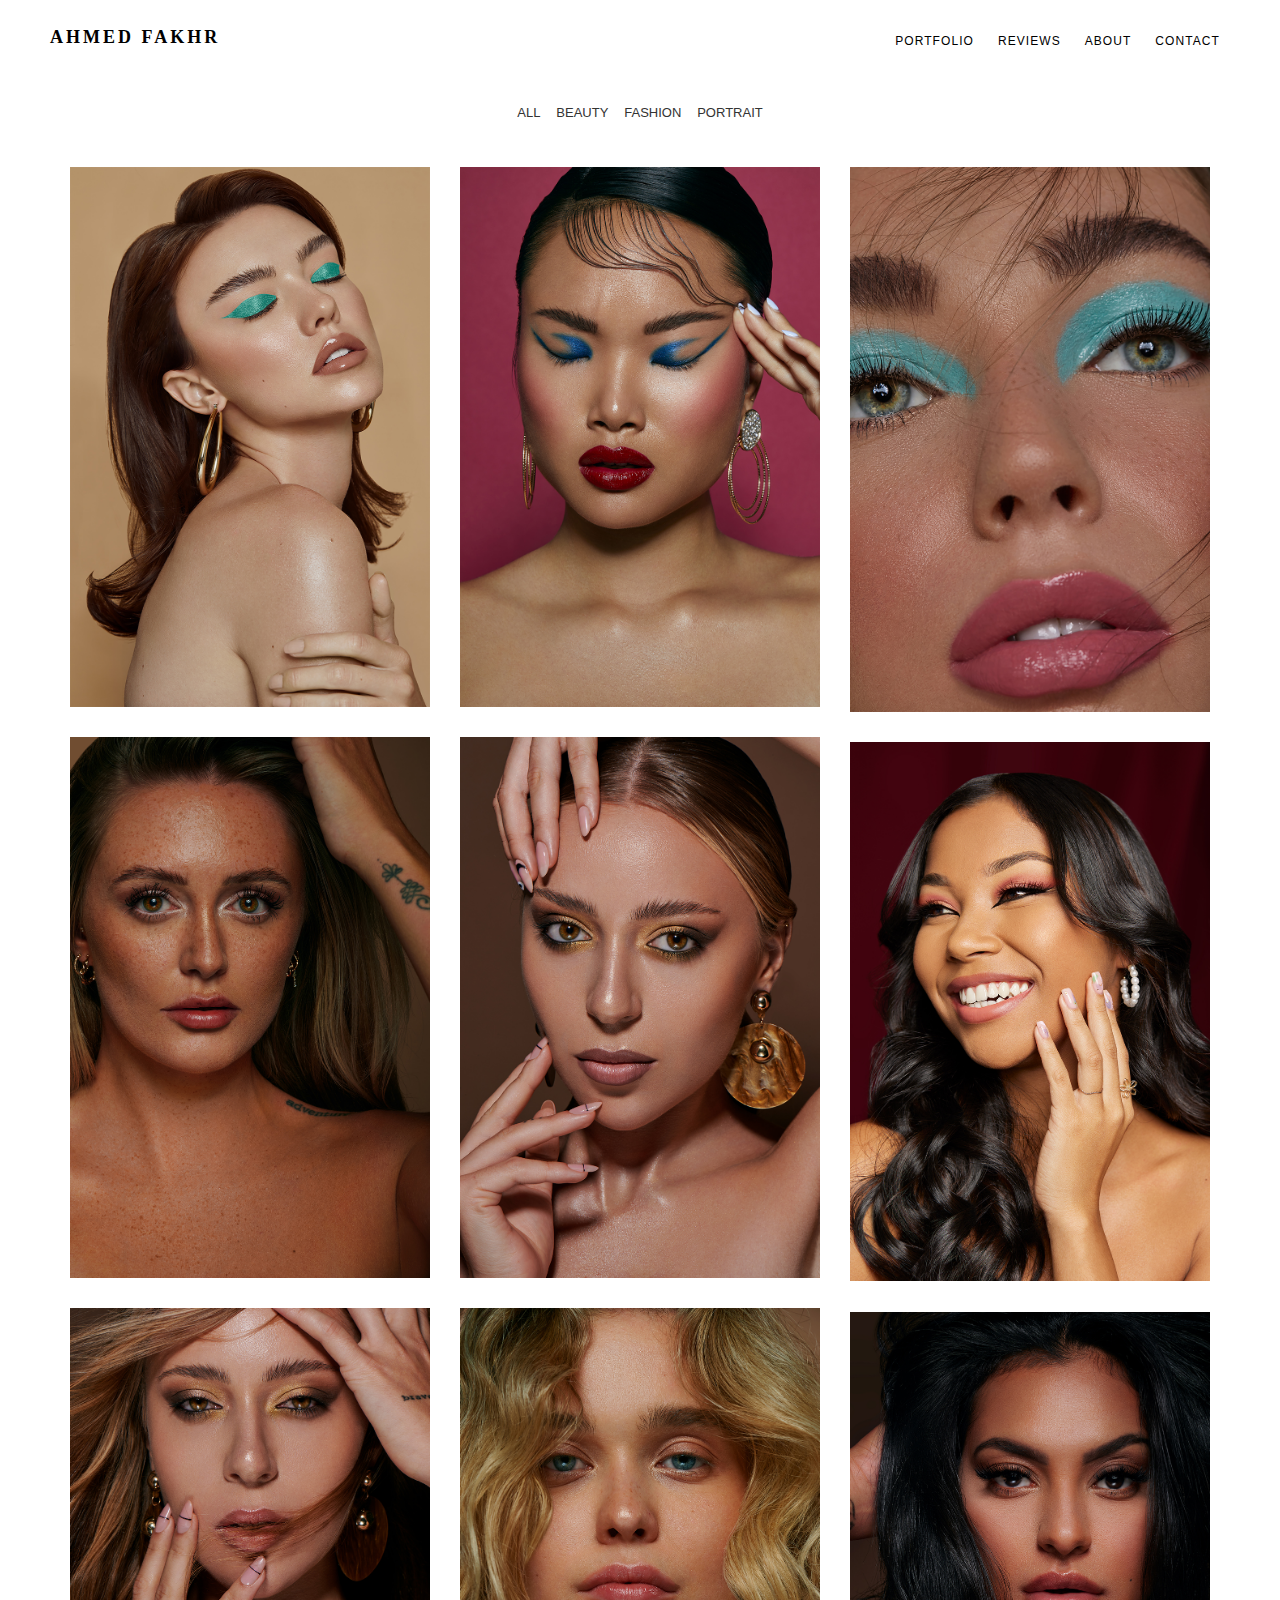
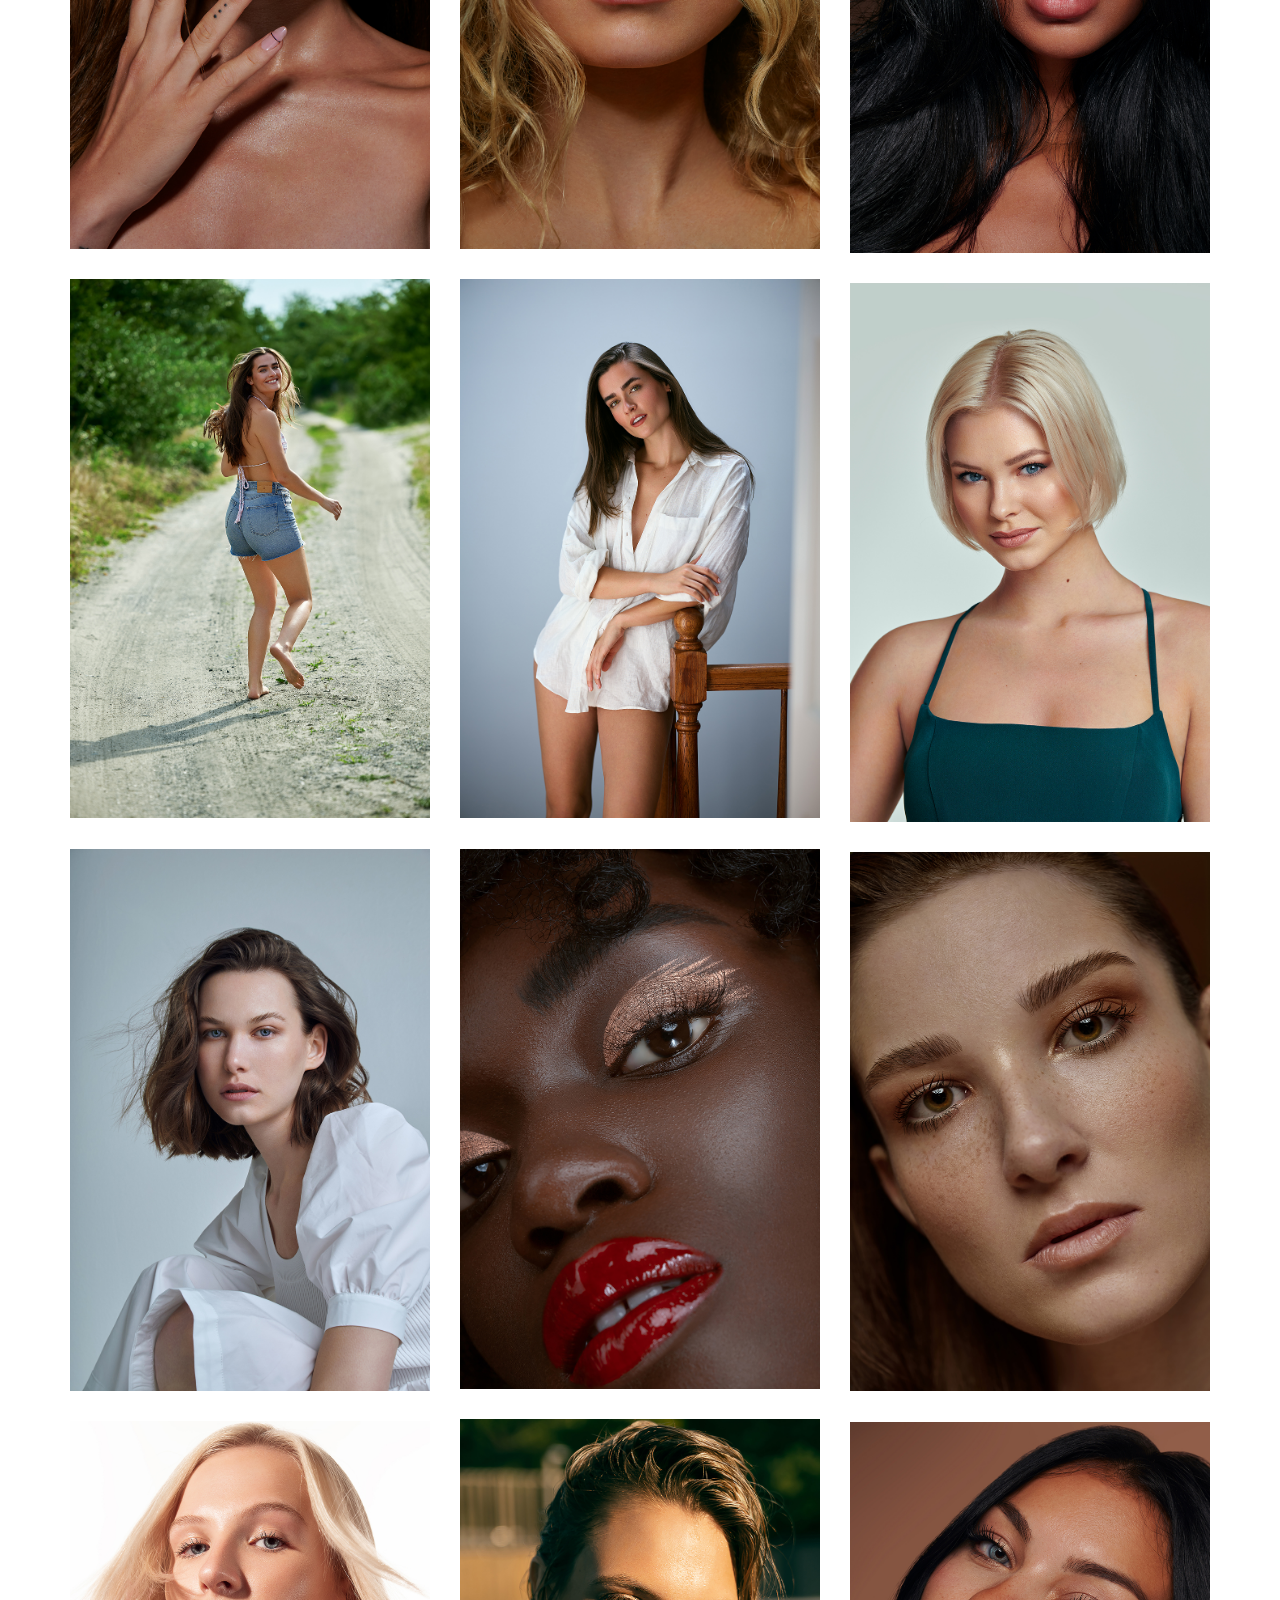
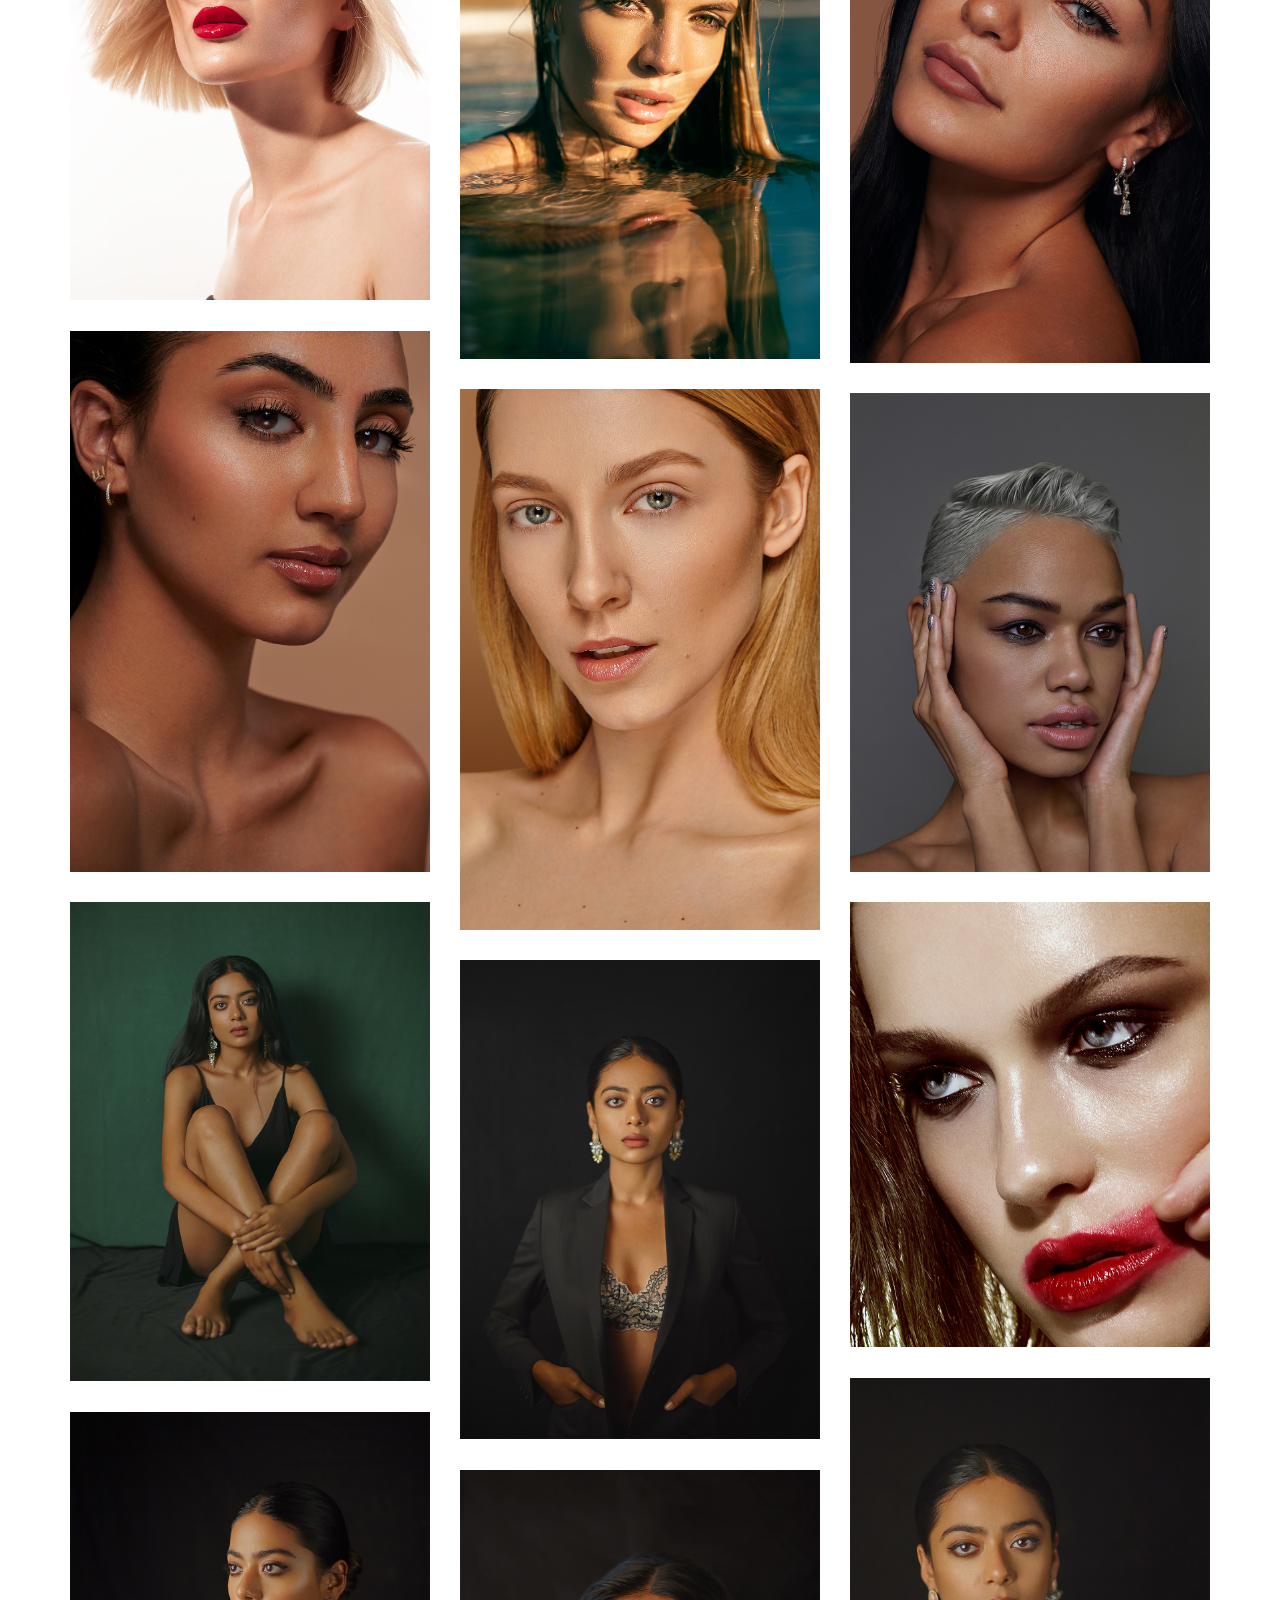
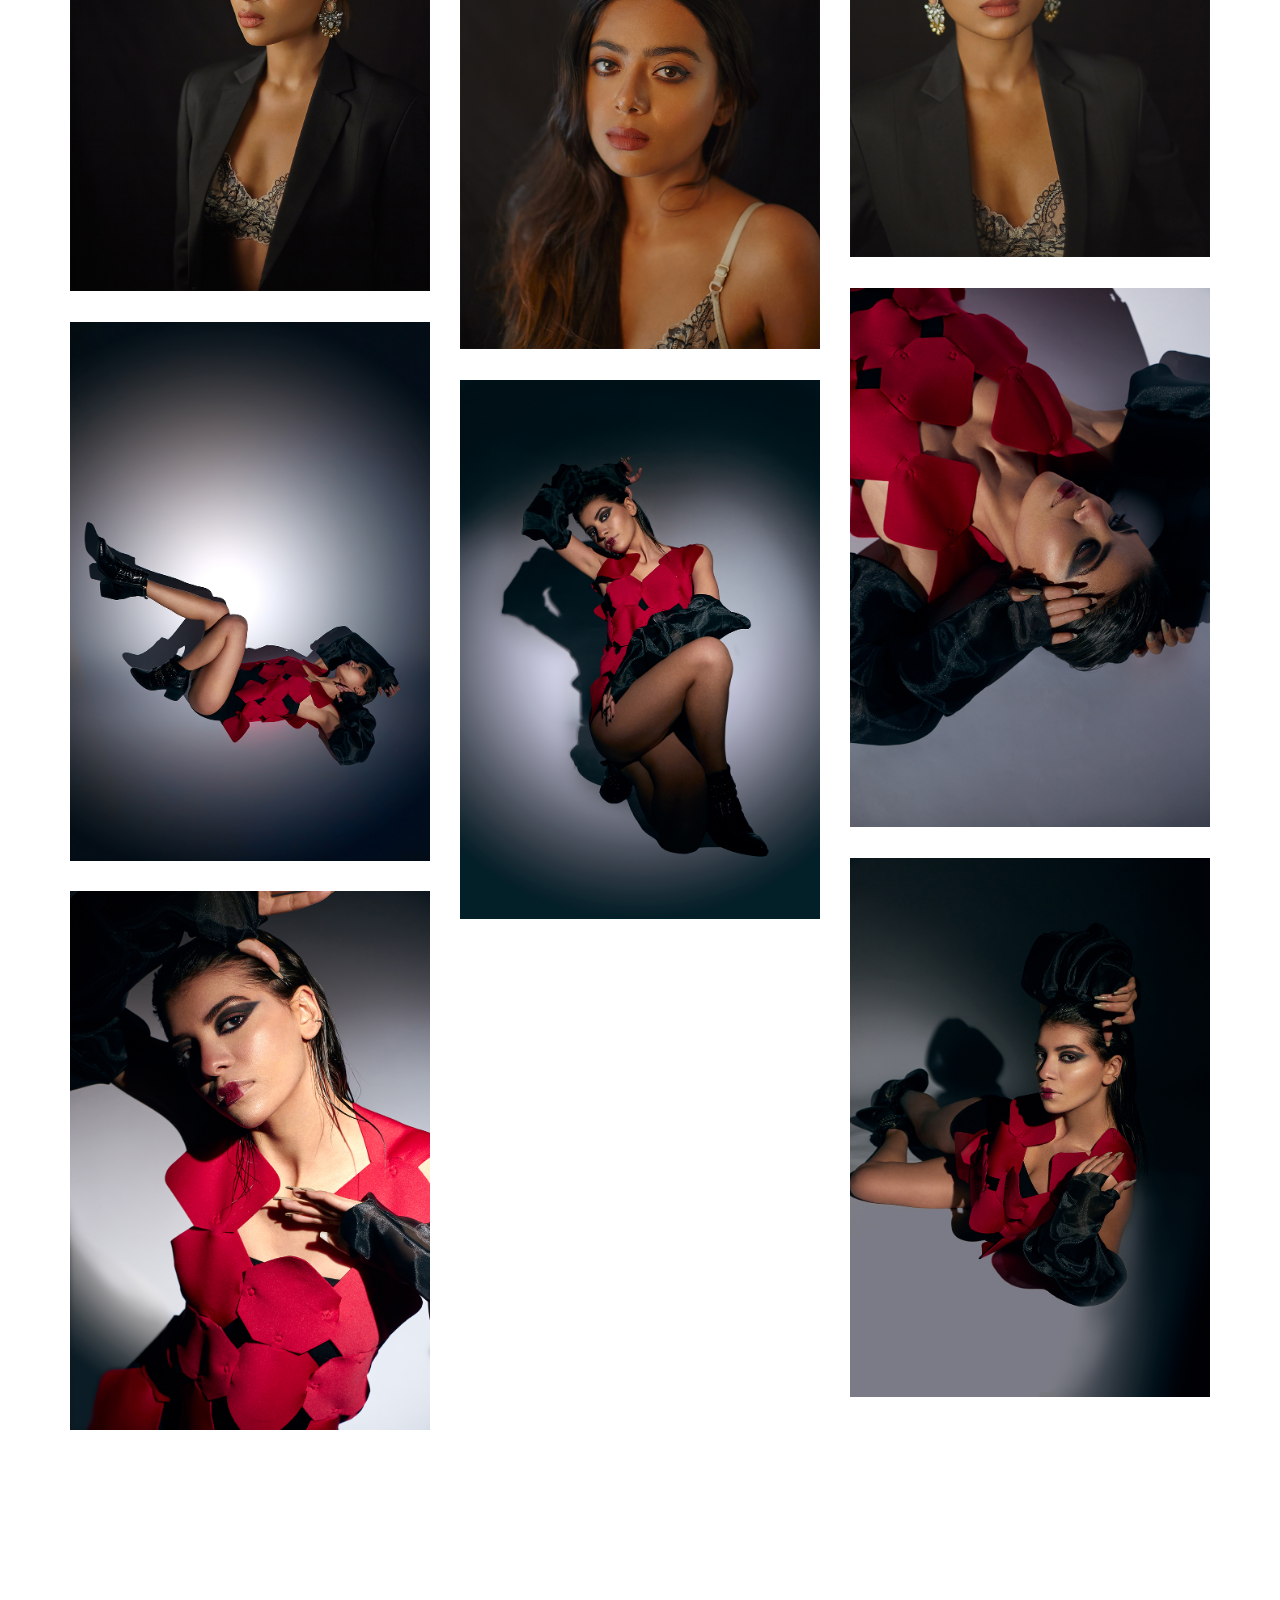
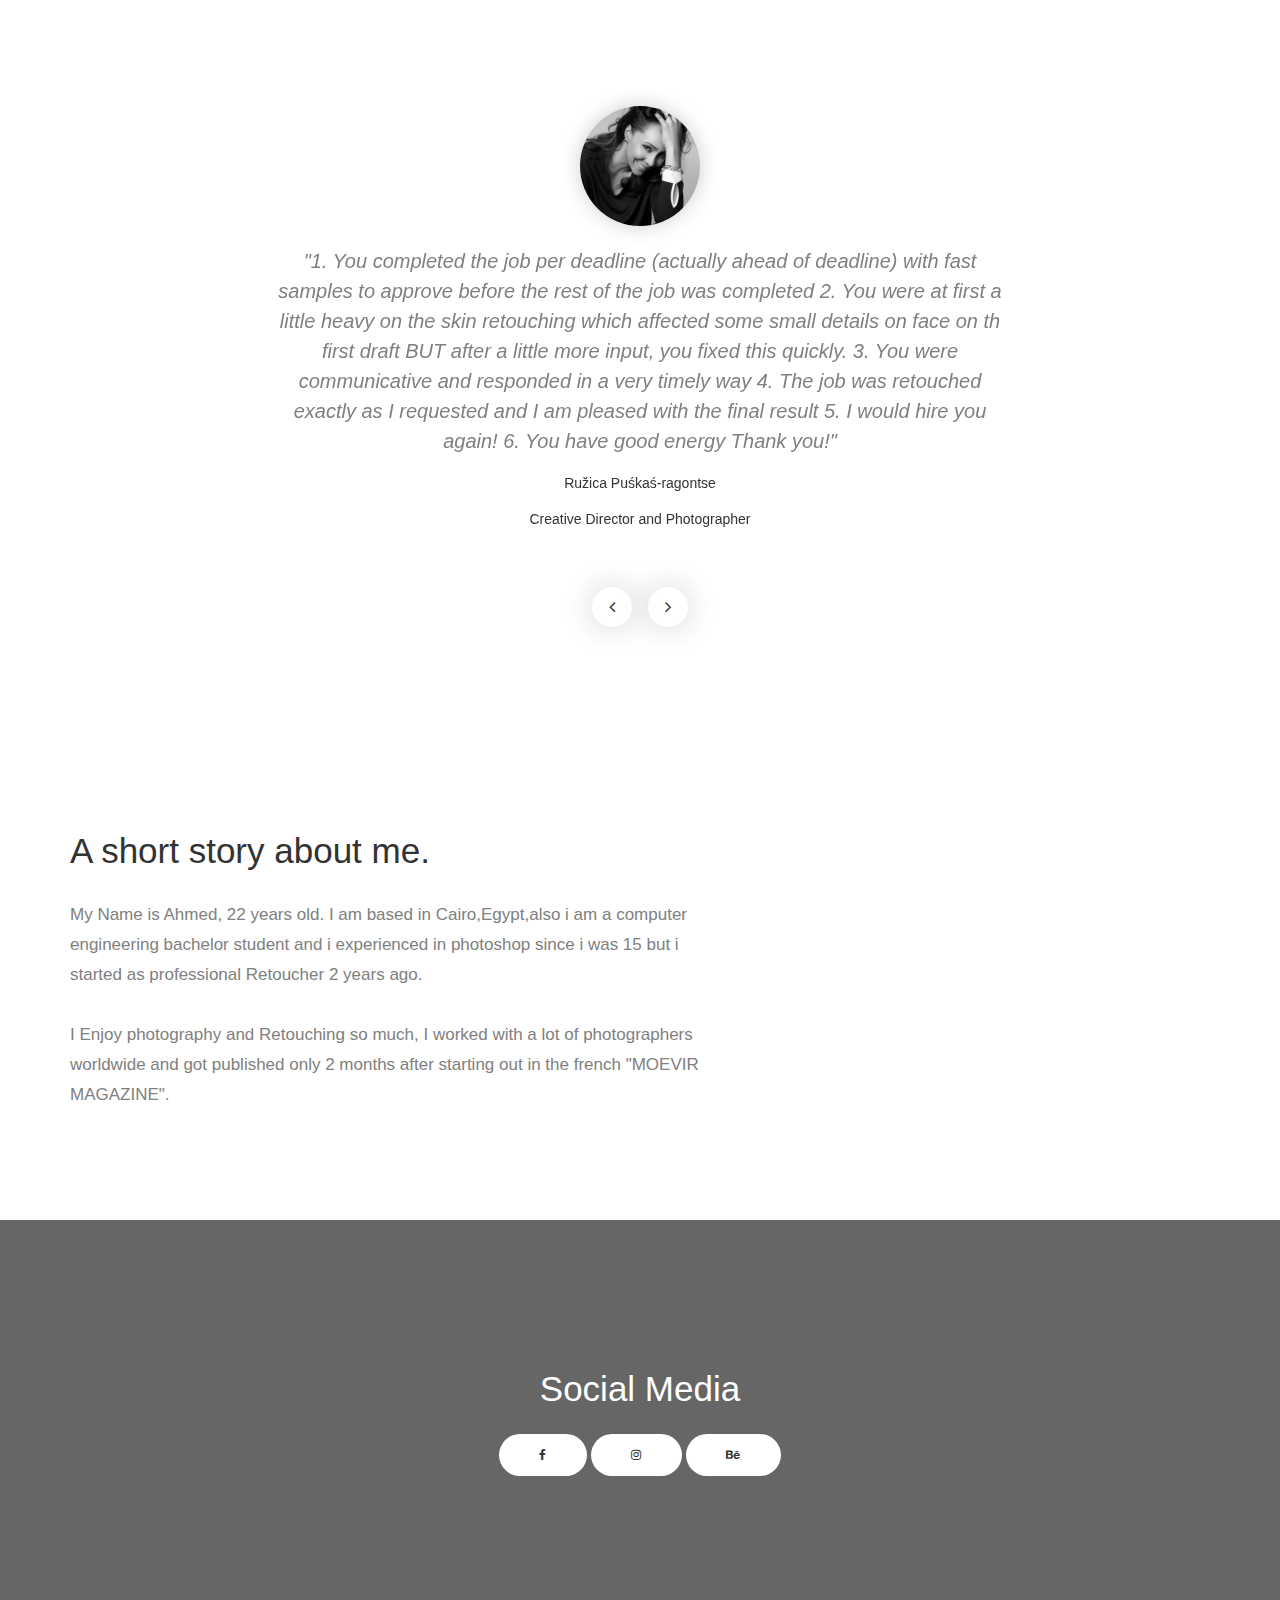
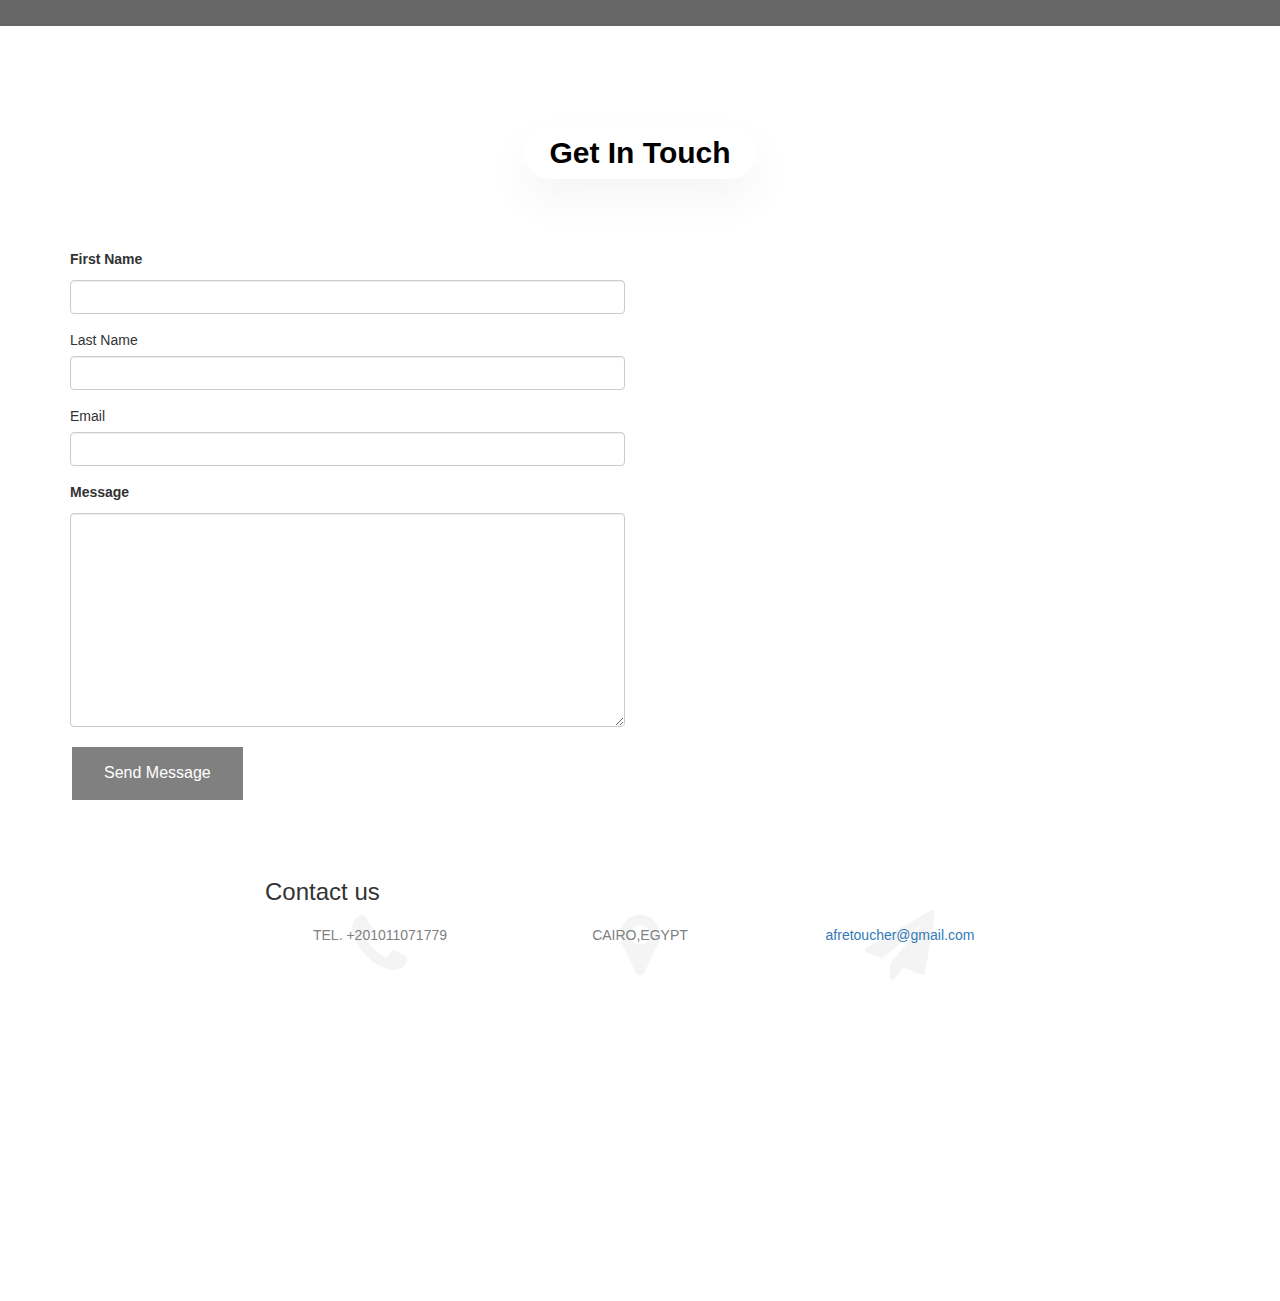
<file: index.html>
<!DOCTYPE html>
<html lang="en">

<head>
	<title>Ahmed Fakhr Retoucher</title>
	<meta charset="UTF-8">
	<meta name="viewport" content="width=device-width, initial-scale=1.0">
	<!-- Favicon -->
	<link href="img/favicon.png" rel="shortcut icon" />

	<!-- Stylesheets -->
	<link rel="stylesheet" href="css/bootstrap.min.css" />
	<link rel="stylesheet" href="css/font-awesome.min.css" />
	<link rel="stylesheet" href="css/owl.carousel.css" />
	<link rel="stylesheet" href="css/magnific-popup.css" />
	<link rel="stylesheet" href="css/animate.min.css" />
	<link rel="stylesheet" href="css/style.css" />



</head>

<body>
	<!-- Page Preloder -->
<!-- 	<div id="preloder">
		<div class="loader"></div>
	</div> -->

	<!--====== Header Section Start ======-->
	<header class="header-section">
		<div>
			<div><a class="navbar-brand" href="https://afretoucher.xyz/">Ahmed Fakhr</a></div>
		</div>
		<div class="responsive"><i class="fa fa-bars"></i></div>
		<!-- Navigation -->
		<ul class="menu-list">
			<!-- <li><a href="#home">Home</a></li> -->
			<li><a href="#portfolio">Portfolio</a></li>
			<li><a href="#review">Reviews</a></li>
			<li><a href="#about">About</a></li>
			<li><a href="#contact">Contact</a></li>
		</ul>
		<br>
		<br>
		<br>

	</header>
	<!--====== Header Section End ======-->
	<!--====== Header Section Start ======-->
	<!-- <header class="header-section">
		<div>
		<a class="navbar-brand" href="#">Ahmed Fakhr</a>
	</div>
		<div class="responsive"><i class="fa fa-bars"></i></div>
		<ul class="menu-list">
			<li><a href="#home">Home</a></li>
			<li><a href="#portfolio">Portfolio</a></li>
			<li><a href="#about">About</a></li>
			<li><a href="#contact">Contact</a></li>
		</ul>
		<br>
		<br>
		<br>
		<div class="logo-subtitle" data-shrink-original-size="12" style="letter-spacing: 0.0833333em;">Retoucher</div>

	</header> -->
	<!--====== Header Section End ======-->


	<main class="main-warp">



		<!-- ==== About Section Start ==== -->
		<!-- ==== About Section End ==== -->
		<!-- ==== Portfolio Section Start ==== -->
		<section class="portfolio-section fix" id="portfolio">
			<div class="container pt100 pb100">


				<ul class="portfolio-filter mb40">
					<li class="filter" data-filter="*">ALL</li>
					<li class="filter" data-filter=".beauty">BEAUTY</li>
					<li class="filter" data-filter=".fashion">FASHION</li>
					<li class="filter" data-filter=".portrait">PORTRAIT</li>
				</ul>
				<div class="row isotope_items">

					<!-- Work item -->
					<div class="col-md-4 col-sm-6 col-xs-12 beauty">
						<a class="work-item" href="img/works/photo-4.jpg">
							<img src="img/thumbnails/photo-4.jpg" alt="">
							<div class="work-inner">
								<div class="work-info">
									<h2>Jad warde</h2>
									<h3>Beauty</h3>
								</div>
							</div>
						</a>
					</div>
					<!-- Work item -->
					<div class="col-md-4 col-sm-6 col-xs-12 beauty">
						<a class="work-item" href="img/works/photo-3.jpg">
							<img src="img/thumbnails/photo-3.jpg" alt="">
							<div class="work-inner">
								<div class="work-info">
									<h2>Jad warde</h2>
									<h3>beauty</h3>
								</div>
							</div>
						</a>
					</div>
					<!-- Work item -->
					<div class="col-md-4 col-sm-6 col-xs-12 beauty">
						<a class="work-item" href="img/works/photo-5.jpg">
							<img src="img/thumbnails/photo-5.jpg" alt="">
							<div class="work-inner">
								<div class="work-info">
									<h2>Iulia David</h2>
									<h3>Beauty</h3>
								</div>
							</div>
						</a>
					</div>
					<!-- Work item -->
					<div class="col-md-4 col-sm-6 col-xs-12 beauty">
						<a class="work-item" href="img/works/photo-53.jpg">
							<img src="img/thumbnails/photo-53.jpg" alt="">
							<div class="work-inner">
								<div class="work-info">
									<h2>Nishit Joshi</h2>
									<h3>Beauty</h3>
								</div>
							</div>
						</a>
					</div>
					
					<!-- Work item -->
					<div class="col-md-4 col-sm-6 col-xs-12 beauty">
						<a class="work-item" href="img/works/photo-58.jpg">
							<img src="img/thumbnails/photo-58.jpg" alt="">
							<div class="work-inner">
								<div class="work-info">
									<h2>Nishit Joshi</h2>
									<h3>Beauty</h3>
								</div>
							</div>
						</a>
					</div>
					<!-- Work item -->
					<div class="col-md-4 col-sm-6 col-xs-12 beauty">
						<a class="work-item" href="img/works/photo-45.jpg">
							<img src="img/thumbnails/photo-45.jpg" alt="">
							<div class="work-inner">
								<div class="work-info">
									<h2>Dylane Cabano</h2>
									<h3>Beauty</h3>
								</div>
							</div>
						</a>
					</div>


					<!-- Work item -->
					<div class="col-md-4 col-sm-6 col-xs-12 beauty">
						<a class="work-item" href="img/works/photo-52.jpg">
							<img src="img/thumbnails/photo-52.jpg" alt="">
							<div class="work-inner">
								<div class="work-info">
									<h2>Nishit Joshi</h2>
									<h3>Beauty</h3>
								</div>
							</div>
						</a>
					</div>
					
					<!-- Work item -->
					<div class="col-md-4 col-sm-6 col-xs-12 beauty">
						<a class="work-item" href="img/works/photo-61.jpg">
							<img src="img/thumbnails/photo-61.jpg" alt="">
							<div class="work-inner">
								<div class="work-info">
									<h2>Nishit Joshi</h2>
									<h3>Beauty</h3>
								</div>
							</div>
						</a>
					</div>
					<!-- Work item -->
					<div class="col-md-4 col-sm-6 col-xs-12 beauty">
						<a class="work-item" href="img/works/photo-60.jpg">
							<img src="img/thumbnails/photo-60.jpg" alt="">
							<div class="work-inner">
								<div class="work-info">
									<h2>Nishit Joshi</h2>
									<h3>Beauty</h3>
								</div>
							</div>
						</a>
					</div>


					<!-- Work item -->
					<div class="col-md-4 col-sm-6 col-xs-12 fashion">
						<a class="work-item" href="img/works/photo-48.jpg">
							<img src="img/thumbnails/photo-48.jpg" alt="">
							<div class="work-inner">
								<div class="work-info">
									<h2>Cory Goldberg</h2>
									<h3>Fashion</h3>
								</div>
							</div>
						</a>
					</div>
					
					<!-- Work item -->
					<div class="col-md-4 col-sm-6 col-xs-12 fashion">
						<a class="work-item" href="img/works/photo-49.jpg">
							<img src="img/thumbnails/photo-49.jpg" alt="">
							<div class="work-inner">
								<div class="work-info">
									<h2>Cory Goldberg</h2>
									<h3>Fashion</h3>
								</div>
							</div>
						</a>
					</div>
					<!-- Work item -->
					<div class="col-md-4 col-sm-6 col-xs-12 portrait">
						<a class="work-item" href="img/works/photo-27.jpg">
							<img src="img/thumbnails/photo-27.jpg" alt="">
							<div class="work-inner">
								<div class="work-info">
									<h2>Ahmed Arafaa</h2>
									<h3>Portrait</h3>
								</div>
							</div>
						</a>
					</div>
					
					
					<!-- Work item -->
					<div class="col-md-4 col-sm-6 col-xs-12 beauty">
						<a class="work-item" href="img/works/photo-9.jpg">
							<img src="img/thumbnails/photo-9.jpg" alt="">
							<div class="work-inner">
								<div class="work-info">
									<h2>Iulia David</h2>
									<h3>Beauty</h3>
								</div>
							</div>
						</a>
					</div>
					<!-- Work item -->
					<div class="col-md-4 col-sm-6 col-xs-12 portrait">
						<a class="work-item " href="img/works/photo-1.jpg">
							<img src="img/thumbnails/photo-1.jpg" alt="">
							<div class="work-inner">
								<div class="work-info">
									<h2>Felicia Boettcher</h2>
									<h3>portrait</h3>
								</div>
							</div>
						</a>
					</div>
					 <!-- Work item -->
					<div class="col-md-4 col-sm-6 col-xs-12 beauty">
						<a class="work-item" href="img/works/photo-12.jpg">
							<img src="img/thumbnails/photo-12.jpg" alt="">
							<div class="work-inner">
								<div class="work-info">
									<h2>Alexander Croft</h2>
									<h3>beauty</h3>
								</div>
							</div>
						</a>
					</div>
					










					<!-- Work item -->
					<div class="col-md-4 col-sm-6 col-xs-12 portrait">
						<a class="work-item" href="img/works/photo-11.jpg">
							<img src="img/thumbnails/photo-11.jpg" alt="">
							<div class="work-inner">
								<div class="work-info">
									<h2>Alexander Croft</h2>
									<h3>portrait</h3>
								</div>
							</div>
						</a>
					</div>
					<!-- Work item -->
					<div class="col-md-4 col-sm-6 col-xs-12 beauty">
						<a class="work-item" href="img/works/photo-7.jpg">
							<img src="img/thumbnails/photo-7.jpg" alt="">
							<div class="work-inner">
								<div class="work-info">
									<h2>Alexander Croft</h2>
									<h3>beauty</h3>
								</div>
							</div>
						</a>
					</div>
					<!-- Work item -->
					<div class="col-md-4 col-sm-6 col-xs-12 beauty">
						<a class="work-item " href="img/works/photo-30.jpg">
							<img src="img/thumbnails/photo-30.jpg" alt="">
							<div class="work-inner">
								<div class="work-info">
									<h2>Nishit Joshi</h2>
									<h3>beauty</h3>
								</div>
							</div>
						</a>
					</div>

					

					
					<!-- Work item -->
					<div class="col-md-4 col-sm-6 col-xs-12 beauty">
						<a class="work-item " href="img/works/photo-29.jpg">
							<img src="img/thumbnails/photo-29.jpg" alt="">
							<div class="work-inner">
								<div class="work-info">
									<h2>Nishit Joshi</h2>
									<h3>beauty</h3>
								</div>
							</div>
						</a>
					</div>
					

					
					
					
					<!-- Work item -->
					<div class="col-md-4 col-sm-6 col-xs-12 beauty">
						<a class="work-item" href="img/works/photo-8.jpg">
							<img src="img/thumbnails/photo-8.jpg" alt="">
							<div class="work-inner">
								<div class="work-info">
									<h2>Nishit Joshi</h2>
									<h3>Beauty</h3>
								</div>
							</div>
						</a>
					</div>
					
					<!-- Work item -->
					<div class="col-md-4 col-sm-6 col-xs-12 beauty">
						<a class="work-item" href="img/works/photo-2.jpg">
							<img src="img/thumbnails/photo-2.jpg" alt="">
							<div class="work-inner">
								<div class="work-info">
									<h2>Alexander Croft</h2>
									<h3>Beauty</h3>
								</div>
							</div>
						</a>
					</div>
					
					
					
					
					
					
					<!-- Work item -->
					<div class="col-md-4 col-sm-6 col-xs-12 portrait">
						<a class="work-item" href="img/works/photo-17.jpg">
							<img src="img/thumbnails/photo-17.jpg" alt="">
							<div class="work-inner">
								<div class="work-info">
									<h2>Amit</h2>
									<h3>portrait</h3>
								</div>
							</div>
						</a>
					</div>


					<!-- Work item -->
					<div class="col-md-4 col-sm-6 col-xs-12 beauty">
						<a class="work-item" href="img/works/photo-16.jpg">
							<img src="img/thumbnails/photo-16.jpg" alt="">
							<div class="work-inner">
								<div class="work-info">
									<h2>Alexander Croft</h2>
									<h3>Beauty</h3>
								</div>
							</div>
						</a>
					</div>
					
					<!-- Work item -->
					<div class="col-md-4 col-sm-6 col-xs-12 portrait">
						<a class="work-item" href="img/works/photo-18.jpg">
							<img src="img/thumbnails/photo-18.jpg" alt="">
							<div class="work-inner">
								<div class="work-info">
									<h2>Amit</h2>
									<h3>portrait</h3>
								</div>
							</div>
						</a>
					</div>
					<!-- Work item -->
					<div class="col-md-4 col-sm-6 col-xs-12 portrait">
						<a class="work-item" href="img/works/photo-19.jpg">
							<img src="img/thumbnails/photo-19.jpg" alt="">
							<div class="work-inner">
								<div class="work-info">
									<h2>Amit</h2>
									<h3>portrait</h3>
								</div>
							</div>
						</a>
					</div>
					<!-- Work item -->
					<div class="col-md-4 col-sm-6 col-xs-12 portrait">
						<a class="work-item" href="img/works/photo-20.jpg">
							<img src="img/thumbnails/photo-20.jpg" alt="">
							<div class="work-inner">
								<div class="work-info">
									<h2>Amit</h2>
									<h3>portrait</h3>
								</div>
							</div>
						</a>
					</div>

					
					<!-- Work item -->
					<div class="col-md-4 col-sm-6 col-xs-12 portrait">
						<a class="work-item" href="img/works/photo-21.jpg">
							<img src="img/thumbnails/photo-21.jpg" alt="">
							<div class="work-inner">
								<div class="work-info">
									<h2>Amit</h2>
									<h3>portrait</h3>
								</div>
							</div>
						</a>
					</div>
					<!-- Work item -->
					<div class="col-md-4 col-sm-6 col-xs-12 fashion">
						<a class="work-item" href="img/works/photo-22.jpg">
							<img src="img/thumbnails/photo-22.jpg" alt="">
							<div class="work-inner">
								<div class="work-info">
									<h2>Radwa Tarek</h2>
									<h3>Fashion</h3>
								</div>
							</div>
						</a>
					</div>
					<!-- Work item -->
					<div class="col-md-4 col-sm-6 col-xs-12 fashion">
						<a class="work-item" href="img/works/photo-24.jpg">
							<img src="img/thumbnails/photo-24.jpg" alt="">
							<div class="work-inner">
								<div class="work-info">
									<h2>Radwa Tarek</h2>
									<h3>Fashion</h3>
								</div>
							</div>
						</a>
					</div>
					<!-- Work item -->
					<div class="col-md-4 col-sm-6 col-xs-12 fashion">
						<a class="work-item" href="img/works/photo-25.jpg">
							<img src="img/thumbnails/photo-25.jpg" alt="">
							<div class="work-inner">
								<div class="work-info">
									<h2>Radwa Tarek</h2>
									<h3>Fashion</h3>
								</div>
							</div>
						</a>
					</div>
					<!-- Work item -->
					<div class="col-md-4 col-sm-6 col-xs-12 fashion">
						<a class="work-item" href="img/works/photo-23.jpg">
							<img src="img/thumbnails/photo-23.jpg" alt="">
							<div class="work-inner">
								<div class="work-info">
									<h2>Radwa Tarek</h2>
									<h3>Fashion</h3>
								</div>
							</div>
						</a>
					</div>
					<!-- Work item -->
					<div class="col-md-4 col-sm-6 col-xs-12 fashion">
						<a class="work-item" href="img/works/photo-26.jpg">
							<img src="img/thumbnails/photo-26.jpg" alt="">
							<div class="work-inner">
								<div class="work-info">
									<h2>Radwa Tarek</h2>
									<h3>Fashion</h3>
								</div>
							</div>
						</a>
					</div>
				</div>
			</div>
		</section>
		<!-- ==== Portfolio Section End ==== -->
		<!-- ==== Review Section Start ==== -->
		<section class="review-section fix" id="review">
			<div class="container pt100 pb100">
				<div class="col-md-offset-2 col-md-8">
					<div id="review-carousel">
						<!-- Review item -->
						<div class="review-item">
							<div class="clint">
								<img src="img/review/06.jpg" alt="">
							</div>
							<p>
								"1. You completed the job per deadline (actually ahead of deadline) with fast samples to
								approve before the rest of the job was completed

								2. You were at first a little heavy on the skin retouching which affected some small
								details on face on th first draft BUT after a little more input, you fixed this quickly.

								3. You were communicative and responded in a very timely way

								4. The job was retouched exactly as I requested and I am pleased with the final result

								5. I would hire you again!

								6. You have good energy
								Thank you!"
							</p>
							<h3>Ružica Puśkaś-ragontse</h3>
							<h3>
								Creative Director and Photographer
							</h3>

						</div>
						<!-- Review item -->
						<div class="review-item">
							<div class="clint">
								<img src="img/review/01.jpg" alt="">
							</div>
							<p>"To be honest, i tried some more retouchers.And no one,literally NO ONE did that amazing
								job as did you!You'tr was very natural,still perfectly edited.very balanced overall!",
							</p>
							<h3>Anna Evgen</h3>
							<h3>Photography Artist</h3>
						</div>
						<!-- Review item -->
						<div class="review-item">
							<div class="clint">
								<img src="img/review/02.jpg" alt="">
							</div>
							<p>"Hallo lieber Ahmed,vielen lieben dank!!!Die sind super schön!ich liebe deine Arbeitem so
								sehr!!!Ich wünsche dir einen schönen Tag."</p>
							<h3>Cerasela Popoviciu</h3>
							<h3>Model</h3>
						</div>
						<!-- Review item -->
						<div class="review-item">
							<div class="clint">
								<img src="img/review/03.jpg" alt="">
							</div>
							<p>"Gorgeous Work!You're So Talented!!"</p>
							<h3>Felicia Boettcher</h3>
							<h3>Certified Makeup Artist ,Fashion, Beauty & Commercial Photography</h3>

						</div>
						<!-- Review item -->
						<div class="review-item">
							<div class="clint">
								<img src="img/review/04.jpg" alt="">
							</div>
							<p>
								"Sounds Great!Thanks Ahmed.Beautiful work!"
							</p>
							<h3>Michael Hoss</h3>
							<h3>Art Director,Photographer</h3>

						</div>
						<!-- Review item -->
						<div class="review-item">
							<div class="clint">
								<img src="img/review/05.jpg" alt="">
							</div>
							<p>
								"Hi there!So my friend contacted you to retouch a photographs i have taken and GOD,you
								transferred them to the next level!!So in love with your work!",
							</p>

							<h3>Radwa Tarek</h3>
							<h3>photographer</h3>

						</div>
					</div>
				</div>
			</div>
		</section>
		<!-- ==== Review Section End ==== -->
		<!-- ==== About Section Start ==== -->
		<section class="about-section fix" id="about">
			<div class="container pt100 pb100">
				<div class="row">
					<div class="col-md-7 about-text">
						<h2>A short story about me.</h2>
						<p>
							My Name is Ahmed, 22 years old. I am based in Cairo,Egypt,also i am a computer engineering
							bachelor student and i experienced in photoshop since i was 15 but i started as professional
							Retoucher 2 years ago.
							<br><br>
							I Enjoy photography and Retouching so much, I worked with a lot of photographers worldwide
							and got published only 2 months after starting out in the french "MOEVIR MAGAZINE".
						</p>

					</div>

				</div>
			</div>
		</section>
		<!-- ==== About Section End ==== -->
		<section class="promotion-section">
			<div class="promotion-bg"></div>
			<div class="container">
				<div class="row">
					<div class="col-md-8 col-md-offset-2 promotion">
						<h2>Social Media</h2>
						<a href="https://www.facebook.com/ITSOKAYSON" class="site-btn btn-light mt25 wow fadeInUp"><i
								class="fa fa-facebook"></i></a>
						<a href="https://www.instagram.com/ahmed_fakhrr/"
							class="site-btn btn-light mt25 wow fadeInUp"><i class="fa fa-instagram"></i></a>
						<a href="https://www.behance.net/ahmedfakhrel" class="site-btn btn-light mt25 wow fadeInUp"><i
								class="fa fa-behance"></i></a>

					</div>
				</div>
			</div>
		</section>
		<!-- ==== Contact Section Start ==== -->
		<section class="contact-section fix" id="contact">
			<div class="container pt100 pb100">
				<div class="stitle mb70">
					<h2>Get in touch</h2>
				</div>
				<div class="row">
					<div class="col-md-6">
						<form action="https://formsubmit.co/2754a1e9740529db0e58c4189f9fc97d " method="POST">
                            <!--HoneyPot-->
                            <input type="text" name="_honey" style="display:none;">
                            <!--Disable Captcha-->
                            <input type="hidden" name="_captcha" value="false">
                            <input type="hidden" name="_next" value="https://www.afretoucher.xyz/Success.html">
                            
								<label for="first&nbsp;Name">First Name</label>
								<input name="first&nbsp;Name" type="text" class="form-control" id="name requested>
							     <label for="last&nbsp;Name">Last Name</label>
								<input name="last&nbsp;Name" type="text" class="form-control" id="name requested>
							
								<label for="email">Email</label>
								<input name="email" type="text" class="form-control" id="email" requested>
							
						
								<label for="message">Message</label>
								<textarea name="message" id="message" cols="30" rows="10" class="form-control" requested></textarea>
							
							<div class="form-group">
                                                   <button class="button" type="submit" >Send Message</button>
							</div>
						</form>
					</div>
					<div class="col-md-8 col-md-offset-2">
						<div class="cont-form">
							<h3>Contact us</h3>
							
							
						</div>
						<div class="row">
							<!-- Contact Info -->
							<div class="col-md-4 col-sm-4 contact-info wow fadeInUp" data-wow-delay="0.2s">
								<i class="fa fa-phone"></i>
								<p>TEL. +201011071779</p>
							</div>
							<!-- Contact Info -->
							<div class="col-md-4 col-sm-4 contact-info wow fadeInUp" data-wow-delay="0.4s">
								<i class="fa fa-map-marker"></i>
								<p>

									CAIRO,EGYPT<br>
								</p>
							</div>
							<!-- Contact Info -->
							<div class="col-md-4 col-sm-4 contact-info wow fadeInUp" data-wow-delay="0.6s">
								<i class="fa fa-send"></i>
								<a href="https://mail.google.com/mail/u/0/?pli=1#inbox?compose=lqrsljcHtNFwkpbdXGbxQHbXsHNPGVRjLSzgSGncDrfPxftpPHqWGxrVJQMglJfvbcLtvLSGvjhpMcrrT">afretoucher@gmail.com</a>
							</div>
						</div>
						<!-- Contact Form -->

					</div>
				</div>
			</div>
		</section>
		<!-- ==== Contact Section End ==== -->

	</main>


	<!-- ==== Footer Section Start ==== -->
	<footer class="footer-section fix">
		<div class="container">
			<!-- social media -->
			<div class="social-links mt25">
				<a href="https://www.facebook.com/ITSOKAYSON" class="facebook"><i class="fa fa-facebook"></i></a>
				<a href="https://www.instagram.com/ahmed_fakhrr/" class="instagram"><i class="fa fa-instagram"></i></a>
				<a href="https://www.behance.net/ahmedfakhrel" class="behance"><i class="fa fa-behance"></i></a>
			</div>
			<p>Copyright © 2022, All rights Reserved.</p>
		</div>
	</footer>
	<!-- ==== Footer Section End ==== -->
	<!--====== Javascripts & Jquery ======-->
	<script src="js/jquery-2.1.4.min.js"></script>
	<script src="js/plugin.js"></script>
	<script src="js/init-round.js"></script>
	<script src="js/main.js"></script>
</body>

</html>
</file>
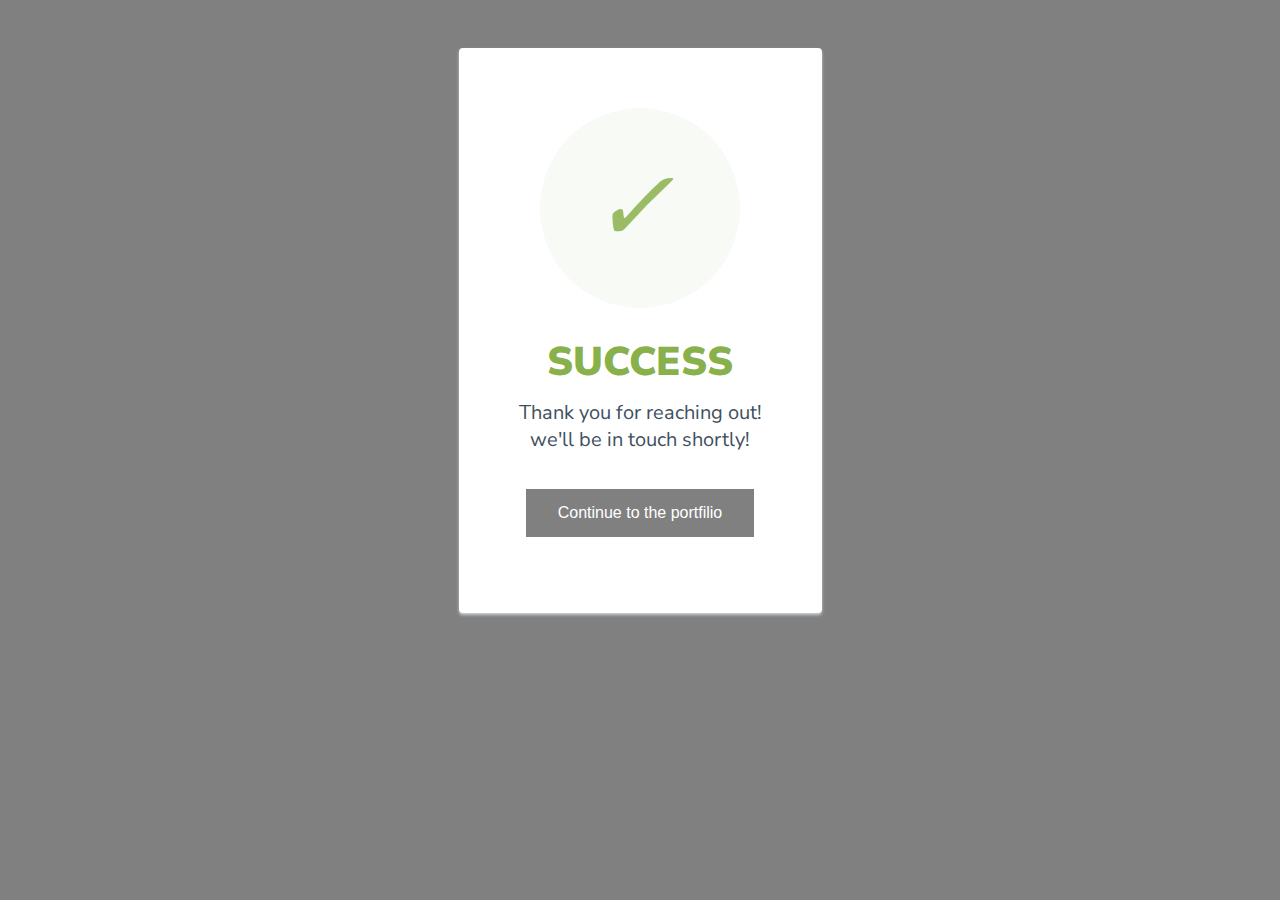
<file: Success.html>
<html>
  <head>
    <link href="https://fonts.googleapis.com/css?family=Nunito+Sans:400,400i,700,900&display=swap" rel="stylesheet">
      <title>Email Sent Successfuly!</title>
  </head>
    <style>
        .button {
  background-color: #808080;
  border: none;
  color: white;
  padding: 15px 32px;
  text-align: center;
  text-decoration: none;
  display: inline-block;
  font-size: 16px;
}
      body {
        text-align: center;
        padding: 40px 0;
        background: #808080;
      }
        h1 {
          color: #88B04B;
          font-family: "Nunito Sans", "Helvetica Neue", sans-serif;
          font-weight: 900;
          font-size: 40px;
          margin-bottom: 10px;
        }
        p {
          color: #404F5E;
          font-family: "Nunito Sans", "Helvetica Neue", sans-serif;
          font-size:20px;
          margin: 0;
        }
      i {
        color: #9ABC66;
        font-size: 100px;
        line-height: 200px;
        margin-left:-15px;
      }
      .card {
        background: white;
        padding: 60px;
        border-radius: 4px;
        box-shadow: 0 2px 3px #C8D0D8;
        display: inline-block;
        margin: 0 auto;
      }
    </style>
    <body>
      <div class="card">
      <div style="border-radius:200px; height:200px; width:200px; background: #F8FAF5; margin:0 auto;">
        <i class="checkmark">✓</i>
      </div>
        <h1>SUCCESS</h1> 
        <p>Thank you for reaching out!<br/> we'll be in touch shortly!</p><br><br>
          <form action="https://afretoucher.xyz">
    <input class="button" type="submit" value="Continue to the portfilio">
</form>
        
      </div>
    </body>
</html>
</file>
<file: css/style.css>
.navbar{
    margin-top: 30px;

}

.navbar,.navbar-expand-lg,.bg-light{
    background-color:#fff;

}

.navbar-nav{
    position: relative;
    padding-left: 61%;
    font-weight: normal;
    text-transform: none;
    letter-spacing: 0px;
    font-size: 13px;
    line-height: 1.6em;
    text-transform: uppercase;
    text-decoration: none;
    letter-spacing: 1px;
    font-weight: 400;
    font-style: normal;
    

    
}

.navbar-brand{
	margin-top: -10px;
	
color: #000;
    margin-bottom: -200px;
        font-family:Trebuchet MS;
        font-weight: 300;
		font-height:20px
        font-size: 30px;
        letter-spacing: 0px;
        text-transform: uppercase;
        letter-spacing: 3px;
        font-weight: 700;
        font-style: normal;
		font height: 1px;
        line-height: 1.2em;
		margin-left:-15px;
		margin-top:-3px;
    
}
.logo:hover{
	color: rgb(165, 165, 165);
		
	}
	


.logo-subtitle {
	margin-left: 14px;
    font-family: Georgia,serif;
    font-weight: normal;
    font-style: italic;
    line-height: 2em;
    font-size: 13px;
    letter-spacing: 0px;
    font-family: "proxima-nova";
    font-size: 12px;
    line-height: 1em;
    text-transform: none;
    text-decoration: none;
    letter-spacing: 1px;
    font-weight: 400;
    font-style: normal;
    color: #ddd;
    
}
/
/* ====================
  Main Styles
=======================*/
@import url("https://fonts.googleapis.com/css?family=Montserrat:300,400,500,700|Poppins:400,700");
html, body {
	height: 100%;
	font-family: "Montserrat", sans-serif;
}
img {
	max-width: 100%;
}
h1, h2, h3, h4, h5, h6 {
	font-family: "Montserrat", sans-serif;
	padding: 0;
	margin: 0;
}
p {
	font-size: 17px;
	color: gray;
	line-height: 30px;
	font-family: "Poppins", sans-serif;
}
a:hover, a:focus {
	text-decoration: none;
	outline: none;
	color: #9c9c9c;
}
li, ul {
	margin: 0;
	padding: 0;
}



/* ====================
  Common Styles
=======================*/
.pt100 {
	padding-top: 100px;
}
.pb100 {
	padding-bottom: 100px;
}
.mb100 {
	margin-bottom: 100px;
}
.mb70 {
	margin-bottom: 70px;
}
.mb40 {
	margin-bottom: 40px;
}
.mb20 {
	margin-bottom: 20px;
}
.mb10 {
	margin-bottom: 10px;
}
.mt10 {
	margin-top: 10px;
}
.mt25 {
	margin-top: 25px;
}
.nopad {
	padding-left: 0;
	padding-right: 0;
}
.stitle {
	text-align: center;
}
.stitle h2 {
	font-family: "Poppins", sans-serif;
	font-size: 30px;
	font-weight: 700;
	text-transform: capitalize;
	color: #000;
	position: relative;
	display: inline-block;
	padding: 10px 25px;
}
.stitle h2:after {
	position: absolute;
	content: "";
	width: 100%;
	height: 100%;
	background: transparent;
	bottom: 0px;
	left: 0;
	border-radius: 37px;
	-webkit-box-shadow: 0px 20px 40px rgba(78, 78, 78, 0.06);
	        box-shadow: 0px 20px 40px rgba(78, 78, 78, 0.06);
}
.site-btn {
	position: relative;
	display: inline-block;
	color: #fff;
	padding: 14px 40px;
	border: none;
	font-family: "Poppins", sans-serif;
	line-height: normal;
	text-transform: uppercase;
	border-radius: 50px;
	font-size: 12px;
	letter-spacing: 1px;
	background: #333;
}
.site-btn:hover, .site-btn:focus {
	outline: none;
	color: #fff;
}
.site-btn.btn-light {
	background: #fff;
	color: #333;
	font-weight: bold;
}
.site-btn.btn-light:hover, .site-btn.btn-light:focus {
	color: #333;
}

/*------------------
	Preloder
--------------------*/
#preloder {
	position: fixed;
	width: 100%;
	height: 100%;
	top: 0;
	left: 0;
	z-index: 999999;
	background: #f7f7f7;
}
.loader {
	width: 50px;
	height: 50px;
	border: 4px solid #000000;
	position: absolute;
	top: 50%;
	left: 50%;
	margin-top: -13px;
	margin-left: -13px;
	border-radius: 60px;
	border-left-color: #fff;
	-webkit-box-shadow: 0 0 30px rgba(0, 0, 0, 0.15);
	        box-shadow: 0 0 30px rgba(0, 0, 0, 0.15);
	animation: loader 0.8s linear infinite;
	-webkit-animation: loader 0.8s linear infinite;
}
@keyframes loader {
	0% {
		-webkit-transform: rotate(0deg);
		        transform: rotate(0deg);
	}
	50% {
		-webkit-transform: rotate(180deg);
		        transform: rotate(180deg);
	}
	100% {
		-webkit-transform: rotate(360deg);
		        transform: rotate(360deg);
	}
}
@-webkit-keyframes loader {
	0% {
		-webkit-transform: rotate(0deg);
	}
	50% {
		-webkit-transform: rotate(180deg);
	}
	100% {
		-webkit-transform: rotate(360deg);
	}
}
.main-warp {
	position: relative;
	z-index: 5;
	background: #fff;
}
.responsive {
	display: none;
}
.header-section {
	margin-left:auto;
	margin-right: auto;

	position: absolute;
	top: 0;
	left: 0;
	width: 100%;
	z-index: 999;
	background: rgba(255, 255, 255, 0);
	padding: 15px 50px;
	-webkit-transition: all 0.4s ease 0s;
	-o-transition: all 0.4s ease 0s;
	transition: all 0.4s ease 0s;
}
.header-section .logo {
	display: inline-block;
	float: left;
	margin-top: -10px;
	
color: #000;
    margin-bottom: -200px;
        font-family: Oswald,arial,sans-serif;
        font-weight: 400;
        font-size: 46px;
        letter-spacing: 0px;
        font-family: "futura-pt";
        font-size: 42px;
        text-transform: uppercase;
        text-decoration: none;
        letter-spacing: 1px;
        font-weight: 700;
        font-style: normal;
        line-height: 1.2em;
}
.header-section .logo img {
	width: auto;
	-webkit-transition: all 0.3s ease 0s;
	-o-transition: all 0.3s ease 0s;
	transition: all 0.3s ease 0s;
}
.header-section .menu-list {
	list-style: none;
	float: right;
	margin-top: 8px;
}
.header-section .menu-list li {
	display: inline;
}
.header-section .menu-list li a {
	display: inline-block;
	padding: 10px;
	color: #000000;
	position: relative;
	font-family: "Poppins", sans-serif;
	text-transform: uppercase;
	font-size: 12px;
	letter-spacing: 0.09em;
	-webkit-transition: all 0.3s ease 0s;
	-o-transition: all 0.3s ease 0s;
	transition: all 0.3s ease 0s;
}
.header-section .menu-list li a:hover {
	color: rgb(128, 128, 128);
}
.header-section .menu-list .current a {
	color: rgb(133, 133, 133);
}
.header-section.sticky {
	position: fixed;
	background: rgb(255, 255, 255);
	padding: 10px 30px;
}
.header-section.sticky .logo  {
	height: 55px;
}



/* ====================
  Intro Section
=======================*/
.intro-section {
	height: 100%;
	position: relative;
	overflow: hidden;
	z-index: 6;
}
.intro-bg {
	position: absolute;
	width: 100%;
	height: 100%;
	left: 0;
	top: 0;
	background-image: url("img/works/photo-2.jpg");
	background-color:whitesmoke;
}
#particles {
	position: absolute;
	width: 100%;
	height: 100%;
	left: 0;
	top: 0;
	z-index: 6;
}
#round {
	position: absolute;
	top: 0;
	left: 0;
}
.intro-inner {
	position: absolute;
	width: 100%;
	height: 100%;
	left: 0;
	top: 0;
	z-index: 2;
	display: table;
}
.intro-inner .intro-content {
	display: table-cell;
	vertical-align: middle;
	text-align: center;
}
.intro-inner .intro-content .profile-img {
	width: 180px;
	height: 180px;
	margin: 0 auto;
	border-radius: 50%;
	overflow: hidden;
	border: 10px solid #fff;
	-webkit-box-shadow: 0 0 20px rgba(0, 0, 0, 0.61);
	        box-shadow: 0 0 20px rgba(0, 0, 0, 0.61);
	position: relative;
	z-index: 9;
}
.intro-inner .intro-content h2 {
	font-family: "Poppins", sans-serif;
	font-size: 40px;
	font-weight: 600;
	color: gray;
	margin-top: 25px;
}
.typed-cursor {
	opacity: 1;
	-webkit-animation: blink 0.7s infinite;
	animation: blink 0.7s infinite;
}
@keyframes blink {
	0% {
		opacity: 1;
	}
	50% {
		opacity: 0;
	}
	100% {
		opacity: 1;
	}
}
@-webkit-keyframes blink {
	0% {
		opacity: 1;
	}
	50% {
		opacity: 0;
	}
	100% {
		opacity: 1;
	}
}



/* ====================
  About Section
=======================*/
.about-section {
	position: relative;
	overflow: hidden;
}
.about-top {
	text-align: center;
}
.about-top h2 {
	font-weight: 300;
	line-height: 1.3em;
}
.about-text h2 {
	font-size: 35px;
	margin-bottom: 30px;
}
.about-text p ins {
	-webkit-text-decoration-style: wavy;
	        text-decoration-style: wavy;
}
.single-progress-item {
	margin-bottom: 35px;
	position: relative;
}
.single-progress-item p {
	font-size: 11px;
	text-transform: uppercase;
	font-family: "Montserrat", sans-serif;
	font-weight: bold;
	letter-spacing: 0;
	margin-bottom: 0px;
	color: #333;
}
.progress-bar-style {
	display: block;
	height: 4px;
	position: relative;
	width: 100%;
	border-radius: 25px;
}
.bar-inner {
	position: absolute;
	height: 100%;
	left: 0;
	top: 0;
	border-radius: 25px;
	background: #333;
}
.bar-inner span {
	position: absolute;
	right: 0;
	font-weight: bold;
	top: -18px;
	font-size: 10px;
	width: 35px;
	height: 35px;
	padding-top: 11px;
	letter-spacing: 0px;
	background: #fff;
	text-align: center;
	border-radius: 50%;
	-webkit-box-shadow: 0 0 10px rgba(45, 45, 45, 0.2);
	        box-shadow: 0 0 10px rgba(45, 45, 45, 0.2);
}



/* ====================
  Service Section
=======================*/
.service-section {
	background: #ddd;
}
.service-item {
	position: relative;
	text-align: center;
	padding: 50px 30px;
	background: #fff;
	border-radius: 5px;
	-webkit-box-shadow: 0 0 30px rgba(64, 64, 64, 0.1);
	        box-shadow: 0 0 30px rgba(64, 64, 64, 0.1);
}
.service-item .serv-icon {
	position: absolute;
	width: 100%;
	text-align: center;
	left: 0;
	top: 50%;
	margin-top: -27px;
	-webkit-transition: all 0.4s;
	-o-transition: all 0.4s;
	transition: all 0.4s;
}
.service-item .serv-icon i {
	color: #333;
	font-size: 50px;
	-webkit-transition: all 0.3s cubic-bezier(0.47, 0, 0.75, 0.72) 0s;
	-o-transition: all 0.3s cubic-bezier(0.47, 0, 0.75, 0.72) 0s;
	transition: all 0.3s cubic-bezier(0.47, 0, 0.75, 0.72) 0s;
}
.service-item .serv-content {
	padding-top: 50px;
	position: relative;
	bottom: -30px;
	opacity: 0;
	-webkit-transition: all 0.2s cubic-bezier(0.47, 0, 0.75, 0.72) 0s;
	-o-transition: all 0.2s cubic-bezier(0.47, 0, 0.75, 0.72) 0s;
	transition: all 0.2s cubic-bezier(0.47, 0, 0.75, 0.72) 0s;
}
.service-item h4 {
	text-transform: uppercase;
	font-size: 14px;
	margin-bottom: 20px;
}
.service-item p {
	font-size: 15px;
	line-height: 22px;
}
.service-item:hover .serv-icon {
	top: 50px;
	margin-top: 0;
}
.service-item:hover .serv-icon i {
	font-size: 30px;
}
.service-item:hover .serv-content {
	bottom: 0px;
	opacity: 1;
	-webkit-transition: all 0.5s;
	-o-transition: all 0.5s;
	transition: all 0.5s;
}




/* ====================
  Portfolio Section
=======================*/
.portfolio-section {
	background: #fff;
}
.portfolio-filter {
	list-style: none;
	text-align: center;
}
.portfolio-filter li {
	display: inline-block;
	margin: 0 5px;
	font-size: 13px;
	padding: 3px 0;
	cursor: pointer;
	border-color: transparent;
	border: 1px solid transparent;
	-webkit-transition: all 0.4s ease 0s;
	-o-transition: all 0.4s ease 0s;
	transition: all 0.4s ease 0s;
}
.portfolio-filter li.active {
	background: #fff;
	padding: 3px 12px;
	border-radius: 20px;
	border-color: #ddd;
}
.isotope_items {
	margin-bottom: 30px;
	
}
.work-item {
	position: relative;
	display: block;
	margin-bottom: 30px;
}
.work-item img {
	min-width: 100%;
	
	
}
.work-item .work-inner {
	position: absolute;
	width: 100%;
	height: 100%;
	left: 0;
	top: 0;
	background: transparent;
	z-index: 1;
	-webkit-transition: all 0.4s ease 0s;
	-o-transition: all 0.4s ease 0s;
	transition: all 0.4s ease 0s;
}
.work-item .work-inner .work-info {
	position: relative;
	text-align: center;
	top: 50%;
	margin-top: -28px;
}
.work-item .work-inner .work-info h2 {
	color: #fff;
	font-size: 20px;
	margin-bottom: 9px;
	opacity: 0;
	position: relative;
	top: -40px;
	-webkit-transition: all 0.2s ease 0s;
	-o-transition: all 0.2s ease 0s;
	transition: all 0.2s ease 0s;
}
.work-item .work-inner .work-info h3 {
	color: #333;
	font-size: 12px;
	display: inline-block;
	background: #fff;
	padding: 6px 20px;
	border-radius: 20px;
	opacity: 0;
	position: relative;
	top: 40px;
	-webkit-transition: all 0.2s ease 0s;
	-o-transition: all 0.2s ease 0s;
	transition: all 0.2s ease 0s;
}
.work-item:hover .work-inner {
	background: rgba(0, 0, 0, 0.8);
}
.work-item:hover .work-inner .work-info h2, .work-item:hover .work-inner .work-info h3 {
	opacity: 1;
	top: 0;
	-webkit-transition: all 0.4s ease 0s;
	-o-transition: all 0.4s ease 0s;
	transition: all 0.4s ease 0s;
}



/* ====================
  Review Section
=======================*/
.review-item {
	text-align: center;
}
.review-item .clint {
	width: 120px;
	height: 120px;
	margin: 15px auto 20px;
	border-radius: 50%;
	overflow: hidden;
	-webkit-box-shadow: 0 0 20px rgba(0, 0, 0, 0.2);
	        box-shadow: 0 0 20px rgba(0, 0, 0, 0.2);
}
.review-item p {
	margin-bottom: 20px;
	font-style: italic;
	font-size: 20px;
}
.review-item h2 {
	font-size: 20px;
	font-family: "Poppins", sans-serif;
	font-weight: 700;
	margin-bottom: 5px;
}
.review-item h3 {
	font-size: 14px;
}
.owl-nav {
	text-align: center;
	margin-top: 40px;
}
.owl-nav div {
	width: 40px;
	height: 40px;
	display: inline-table;
	text-align: center;
	margin: 0 8px;
	border-radius: 50%;
	-webkit-box-shadow: 0 0 30px rgba(35, 35, 35, 0.2);
	        box-shadow: 0 0 30px rgba(35, 35, 35, 0.2);
	color: #333;
	-webkit-transition: all 0.6s;
	-o-transition: all 0.6s;
	transition: all 0.6s;
}
.owl-nav div i {
	display: table-cell;
	vertical-align: middle;
	font-size: 18px;
}
.owl-nav div:hover {
	background: #333;
	color: #fff;
}
.contact-info {
	text-align: center;
}
.contact-info i {
	width: 100%;
	border-radius: 100px;
	margin-bottom: 20px;
	font-size: 70px;
	position: absolute;
	left: 0;
	top: -15px;
	z-index: -1;
	opacity: 0.1;
	color: #9c9c9c;
}
.contact-info p {
	font-size: 14px;
	line-height: 20px;
}



/* ====================
  Promotion Section
=======================*/
.promotion-section {
	position: relative;
	padding: 150px 0;
}
.promotion-bg {
	position: absolute;
	height: 100%;
	width: 100%;
	top: 0;
	left: 0;
	background-image: url("../img/bg.jpg");
	background-position: center center;
	background-attachment: fixed;
	background-repeat: no-repeat;
}
.promotion-bg:after {
	position: absolute;
	content: "";
	width: 100%;
	height: 100%;
	left: 0;
	top: 0;
	background: #000;
	opacity: 0.6;
}
.promotion {
	text-align: center;
}
.promotion h2 {
	color: #fff;
	font-size: 35px;
}
.promotion p {
	color: #fff;
}



/* ====================
  Contact Section
=======================*/
.cont-form {
	margin-top: 60px;
}
.cont-form input {
	width: 100%;
	height: 50px;
	margin-bottom: 30px;
	padding: 10px;
	border: none;
	-webkit-box-shadow: 0 0 90px rgba(0, 0, 0, 0.15);
	        box-shadow: 0 0 90px rgba(0, 0, 0, 0.15);
	font-family: "Poppins", sans-serif;
}
.cont-form input:hover, .cont-form input:focus {
	outline: none;
}
.cont-form textarea {
	width: 100%;
	height: 150px;
	margin-bottom: 30px;
	padding: 10px;
	border: none;
	-webkit-box-shadow: 0 0 90px rgba(0, 0, 0, 0.15);
	        box-shadow: 0 0 90px rgba(0, 0, 0, 0.15);
	font-family: "Poppins", sans-serif;
}
.cont-form textarea:hover, .cont-form textarea:focus {
	outline: none;
}
.cont-form #send-form.done {
	background: #0fa049;
	border-color: #0fa049;
	color: #fff;
}
.cont-form #send-form.error {
	background: #e20808;
	border-color: #e20808;
	color: #fff;
}



/* ====================
  Footer Section
=======================*/
.footer-section {
	position: fixed;
	width: 100%;
	bottom: 0;
	background: url("../img/p-dark.png");
	text-align: center;
	padding: 70px 0;
	z-index: 2;
}
.footer-section .social-links {
	margin-bottom: 25px;
}
.footer-section .social-links a {
	display: inline-table;
	text-align: center;
	height: 35px;
	width: 35px;
	color: #fff;
	margin: 0 5px;
}
.footer-section .social-links a i {
	display: table-cell;
	vertical-align: middle;
}
.footer-section .social-links a.facebook {
	background: #2D5DA1;
}
.footer-section .social-links a.twitter {
	background: #1AB1E5;
}
.footer-section .social-links a.behance {
	background: #2A71F3;
}
.footer-section .social-links a.dribbble {
	background: #DF7EA5;
}
.footer-section p {
	font-size: 14px;
	margin-bottom: 0;
	line-height: normal;
}



/* Responsive
==================================================*/

/* Tablet desktop :768px. */
@media only screen and (min-width: 768px) and (max-width: 991px) {
	.about-img {
		margin-bottom: 20px;
	}
	.service-item {
		margin-bottom: 30px;
	}
	.skill {
		margin-top: 20px;
	}
}

/* Large Mobile :480px. */
@media only screen and (max-width: 767px) {

	.navbar-brand{
		position: relative;
    font-weight: normal;
    text-transform: none;
    font-size: 13px;
    line-height: 1.6em;
    text-transform: uppercase;
    text-decoration: none;
    letter-spacing: 1px;
    font-style: normal;
		margin-bottom: 10px;
		font-size: 20px;
		font-weight: bold;
	}
	.navbar-brand.logo:hover{
		color: grey;
		position: relative;
    font-weight: normal;
    text-transform: none;
    font-size: 13px;
    line-height: 1.6em;
    text-transform: uppercase;
    text-decoration: none;
    letter-spacing: 1px;
    font-weight: 400;
    font-style: normal;
		margin-bottom: 10px;
		font-size: 20px;
	}
	.service-item {
		margin-bottom: 30px;
	}
	.resume-item .resume-left {
		text-align: left;
	}
	.header-section {
		padding: 10px 30px;
	}
	.header-section.bgc {
		background: rgb(255, 255, 255);
	}
	.header-section.bgc .logo {
		margin-bottom: 10px;
	}
	.header-section .menu-list {
		display: none;
		float: none;
		clear: both;
		border-top: 1px solid #222;
	}
	.header-section .menu-list li {
		display: inline;
	}
	.header-section .menu-list li a {
		display: block;
		padding: 10px;
	}
	.header-section .menu-list li a:after {
		left: 0%;
	}
	.header-section .menu-list li a:hover:after {
		width: 10px;
		margin-left: 10px;
	}
	.header-section .menu-list .current a:after {
		margin-left: 10px;
	}
	.responsive {
		display: block;
		color: rgb(158, 158, 158);
		font-size: 34px;
		position: absolute;
		right: 30px;
	}
	.responsive:current {
		display: block;
		color: rgb(255, 255, 255);
		font-size: 34px;
		position: absolute;
		right: 30px;
	}
	.intro-inner .intro-content h2 {
		font-size: 40px;
	}
	.contact-info {
		margin-bottom: 30px;
	}
	.contact-info:last-child {
		margin-bottom: 0;
	}
	.skill {
		margin-top: 20px;
	}
}

/* small mobile :320px. */
@media only screen and (max-width: 479px) {
	.intro-inner .intro-content h2 {
		font-size: 27px;
	}
}
h3{
	margin-bottom: 20px;
}
input[type=text], select, textarea {
	width: 100%;
	padding: 12px;
	border: 1px solid #ccc;
	border-radius: 4px;
	box-sizing: border-box;
	margin-top: 6px;
	margin-bottom: 16px;
	resize: vertical;
  }
  
  input[type=submit] {
	background-color: #5DADE2;
	color: white;
	padding: 12px 20px;
	border: none;
	border-radius: 4px;
  }
  #fcf-button{
	margin: 20px;
  }
.button {
  background-color: #808080;
  border: none;
  color: white;
  padding: 15px 32px;
  text-align: center;
  text-decoration: none;
  display: inline-block;
  font-size: 16px;
  margin: 4px 2px;
  cursor: pointer;
}
</file>
